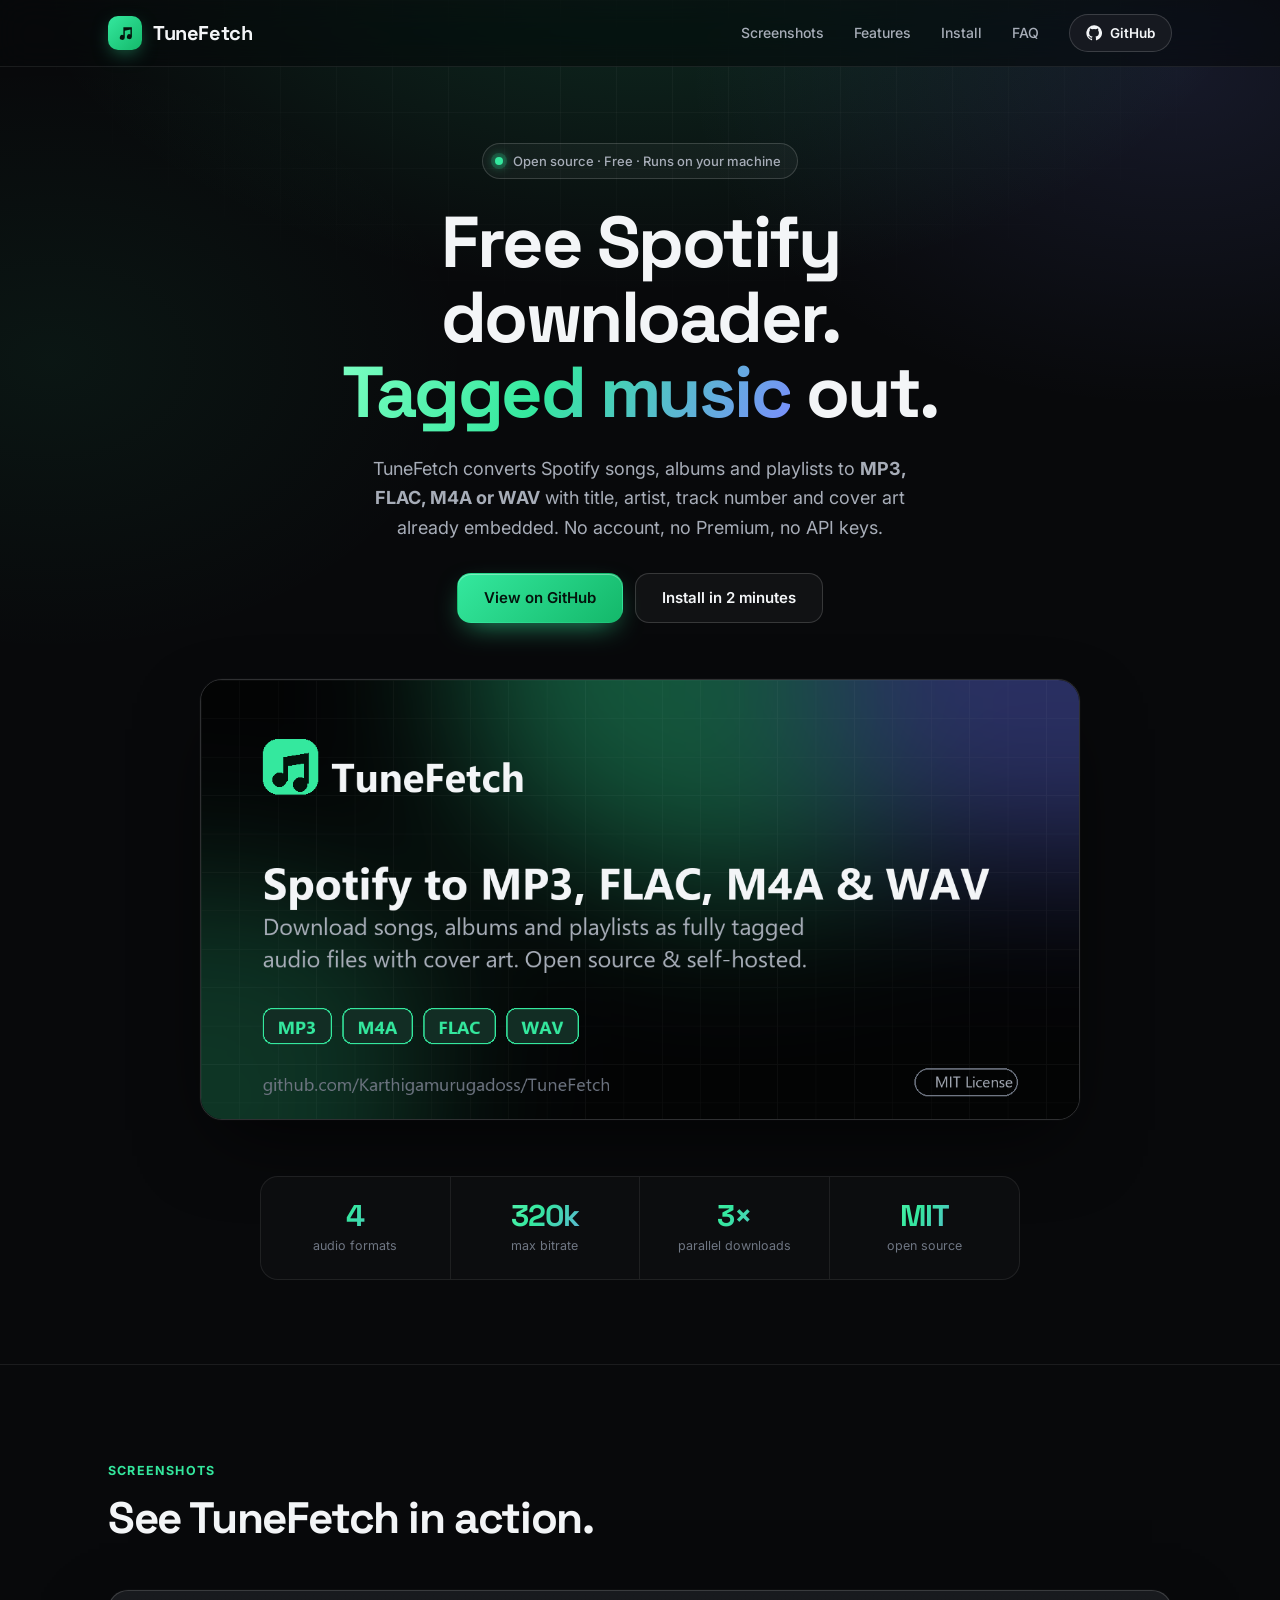
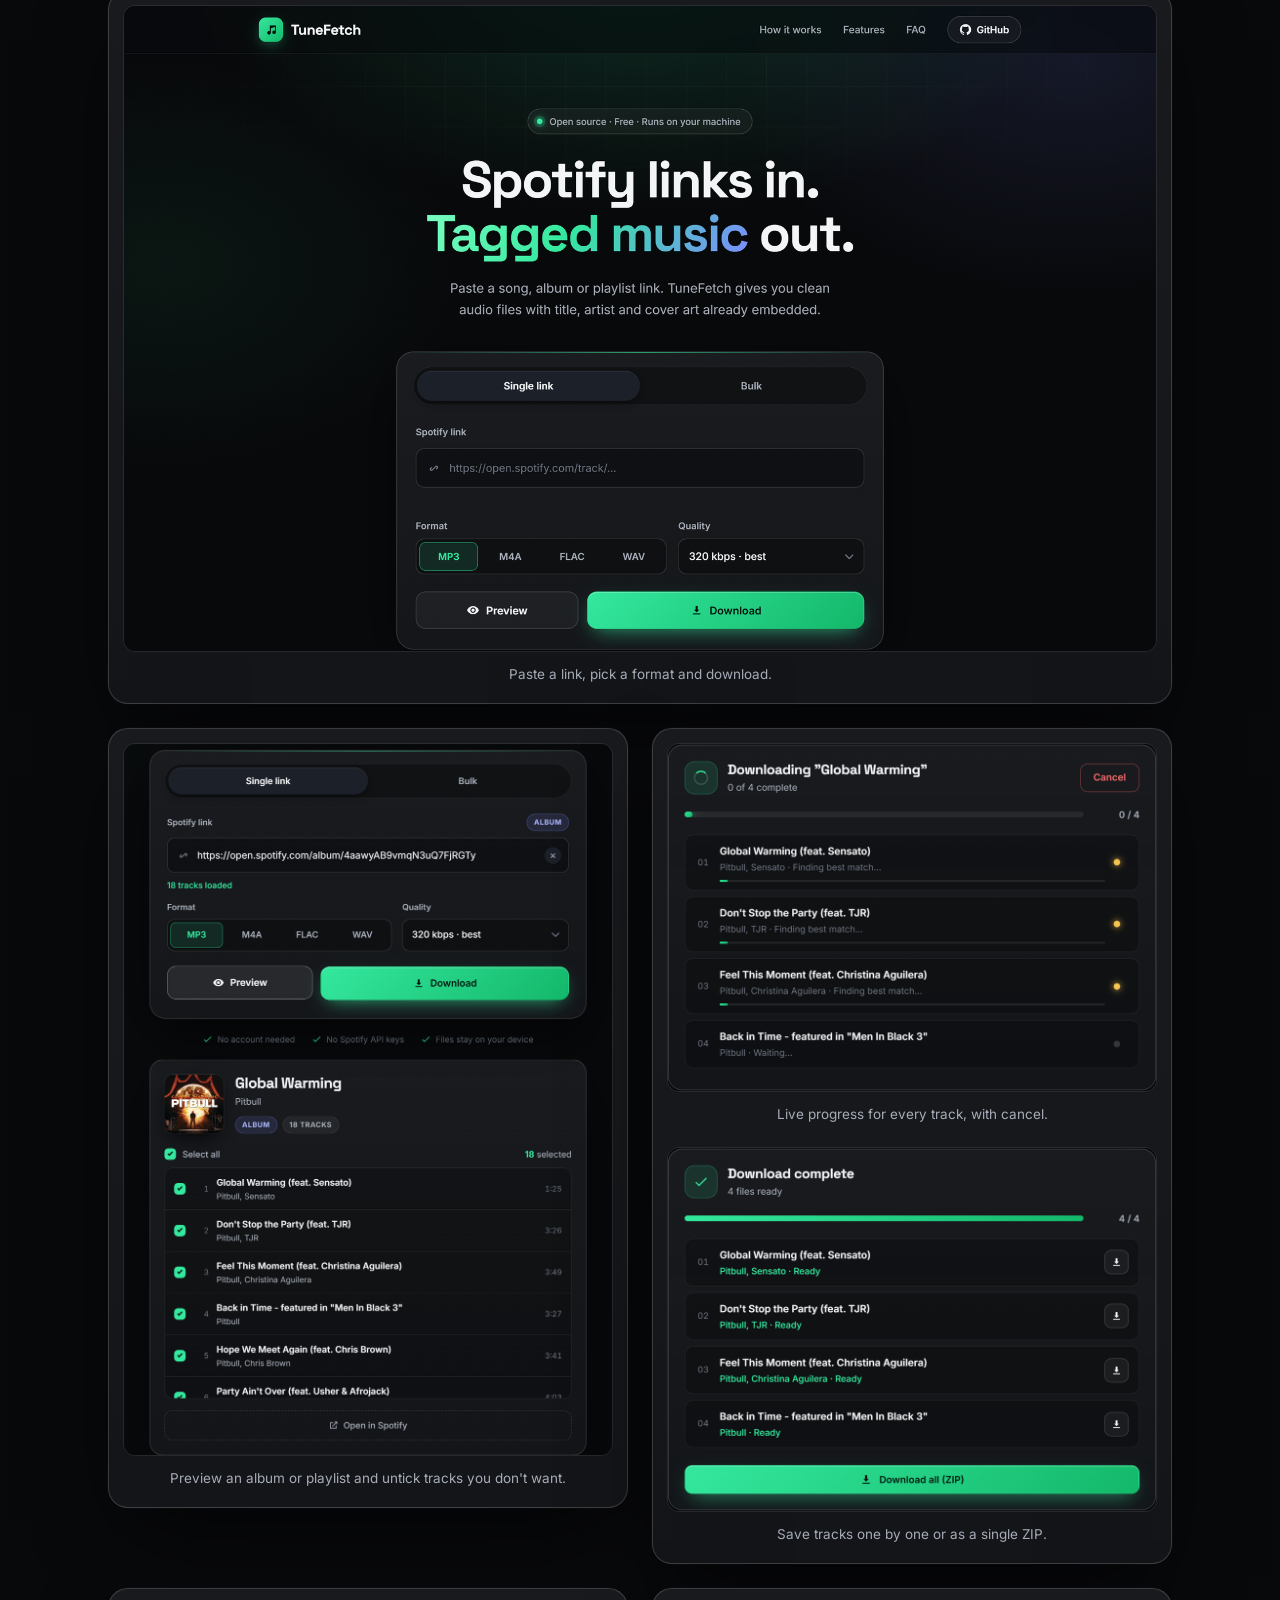
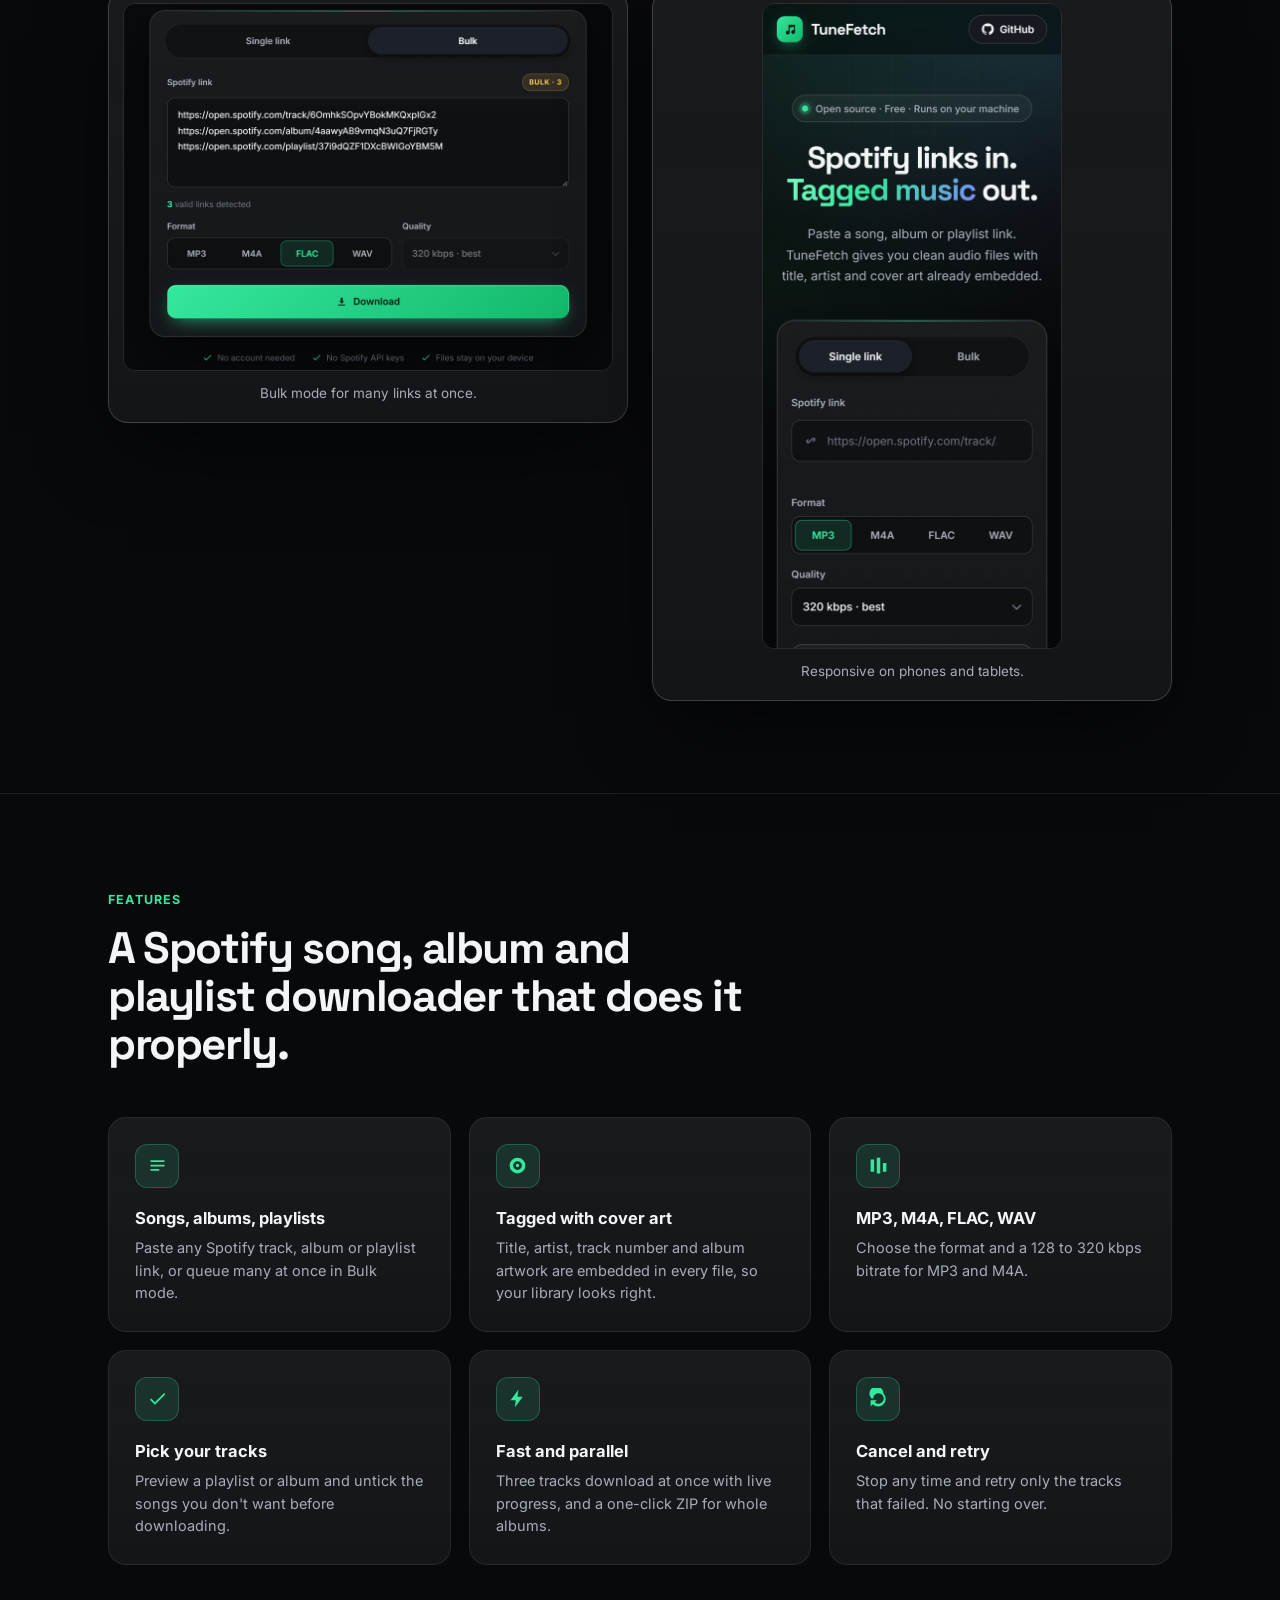
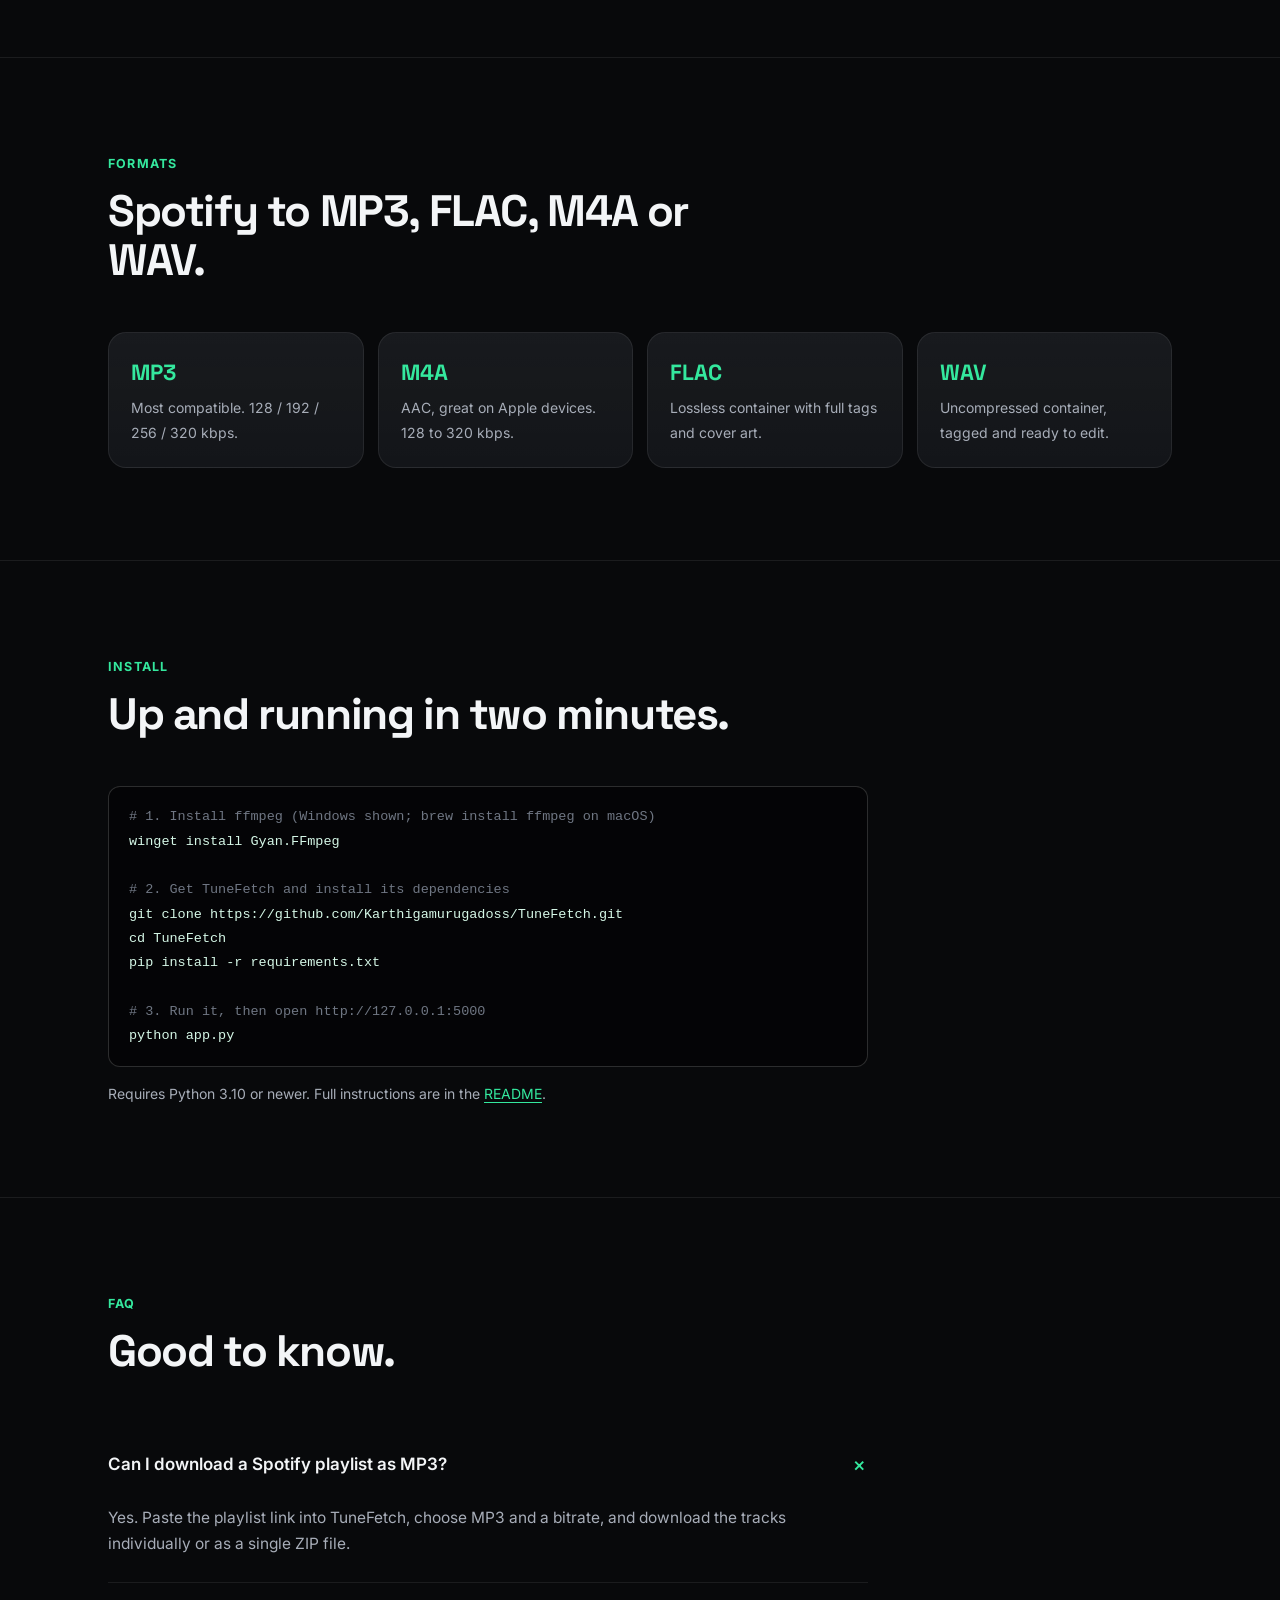
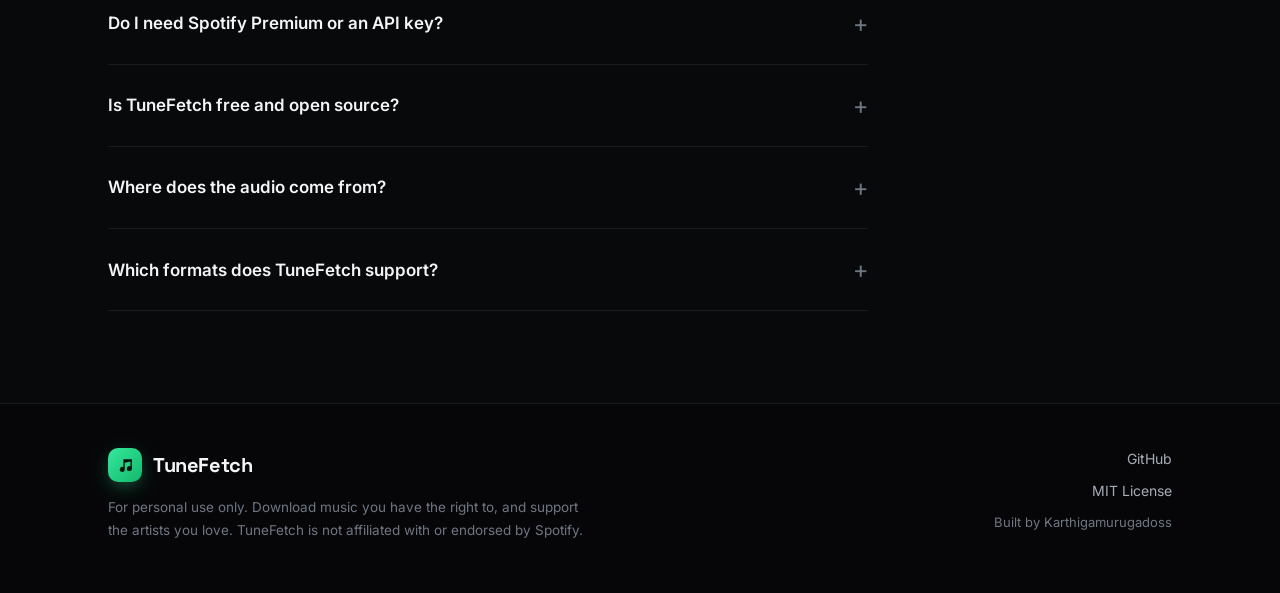
<file: docs/index.html>
<!DOCTYPE html>
<html lang="en">
<head>
    <meta charset="UTF-8">
    <meta name="viewport" content="width=device-width, initial-scale=1.0">
    <title>TuneFetch – Free Spotify Downloader: Spotify to MP3, FLAC, M4A &amp; WAV</title>
    <meta name="description" content="TuneFetch is a free, open-source Spotify downloader. Convert Spotify songs, albums and playlists to MP3, FLAC, M4A or WAV with title, artist and cover art tagged. Self-hosted, no account or API key needed.">
    <meta name="keywords" content="spotify downloader, spotify to mp3, spotify playlist downloader, spotify to flac, spotify album downloader, open source, self-hosted, flask, ffmpeg">
    <meta name="author" content="Karthigamurugadoss">
    <meta name="robots" content="index, follow, max-image-preview:large">
    <meta name="theme-color" content="#08090b">
    <meta name="color-scheme" content="dark">
    <link rel="canonical" href="https://karthigamurugadoss.github.io/TuneFetch/">

    <meta property="og:type" content="website">
    <meta property="og:site_name" content="TuneFetch">
    <meta property="og:title" content="TuneFetch – Free Spotify Downloader (Spotify to MP3, FLAC, M4A, WAV)">
    <meta property="og:description" content="Download Spotify songs, albums and playlists as tagged audio files with cover art. Free, open source and self-hosted.">
    <meta property="og:url" content="https://karthigamurugadoss.github.io/TuneFetch/">
    <meta property="og:image" content="https://karthigamurugadoss.github.io/TuneFetch/assets/social-preview.png">
    <meta property="og:image:width" content="1280">
    <meta property="og:image:height" content="640">
    <meta property="og:image:alt" content="TuneFetch: Spotify to MP3, FLAC, M4A and WAV downloader">
    <meta name="twitter:card" content="summary_large_image">
    <meta name="twitter:title" content="TuneFetch – Free Spotify Downloader">
    <meta name="twitter:description" content="Spotify songs, albums and playlists to MP3, FLAC, M4A or WAV with cover art. Open source and self-hosted.">
    <meta name="twitter:image" content="https://karthigamurugadoss.github.io/TuneFetch/assets/social-preview.png">

    <link rel="icon" href="data:image/svg+xml,%3Csvg xmlns='http://www.w3.org/2000/svg' viewBox='0 0 32 32'%3E%3Cdefs%3E%3ClinearGradient id='g' x1='0' y1='0' x2='1' y2='1'%3E%3Cstop offset='0' stop-color='%2334e89e'/%3E%3Cstop offset='1' stop-color='%2314b86a'/%3E%3C/linearGradient%3E%3C/defs%3E%3Crect width='32' height='32' rx='9' fill='url(%23g)'/%3E%3Cpath d='M12 8v11.2a3.2 3.2 0 1 0 2 2.9V13l7-1.6v5.8a3.2 3.2 0 1 0 2 2.9V8.2z' fill='%2308090b'/%3E%3C/svg%3E">
    <link rel="preconnect" href="https://fonts.googleapis.com">
    <link rel="preconnect" href="https://fonts.gstatic.com" crossorigin>
    <link href="https://fonts.googleapis.com/css2?family=Inter:wght@400;500;600;700&family=Space+Grotesk:wght@500;600;700&display=swap" rel="stylesheet">
    <link rel="stylesheet" href="style.css">

    <script type="application/ld+json">
    {
      "@context": "https://schema.org",
      "@type": "SoftwareApplication",
      "name": "TuneFetch",
      "alternateName": "TuneFetch Spotify Downloader",
      "description": "Free, open-source, self-hosted Spotify downloader that converts Spotify songs, albums and playlists to tagged MP3, FLAC, M4A or WAV files with cover art.",
      "applicationCategory": "MultimediaApplication",
      "operatingSystem": "Windows, macOS, Linux",
      "softwareVersion": "1.0",
      "license": "https://opensource.org/licenses/MIT",
      "url": "https://karthigamurugadoss.github.io/TuneFetch/",
      "downloadUrl": "https://github.com/Karthigamurugadoss/TuneFetch",
      "codeRepository": "https://github.com/Karthigamurugadoss/TuneFetch",
      "programmingLanguage": "Python",
      "image": "https://karthigamurugadoss.github.io/TuneFetch/assets/social-preview.png",
      "screenshot": [
        "https://karthigamurugadoss.github.io/TuneFetch/screenshots/home.png",
        "https://karthigamurugadoss.github.io/TuneFetch/screenshots/preview.png",
        "https://karthigamurugadoss.github.io/TuneFetch/screenshots/complete.png"
      ],
      "author": { "@type": "Person", "name": "Karthigamurugadoss", "url": "https://github.com/Karthigamurugadoss" },
      "offers": { "@type": "Offer", "price": "0", "priceCurrency": "USD" }
    }
    </script>
    <script type="application/ld+json">
    {
      "@context": "https://schema.org",
      "@type": "FAQPage",
      "mainEntity": [
        { "@type": "Question", "name": "Can I download a Spotify playlist as MP3?",
          "acceptedAnswer": { "@type": "Answer", "text": "Yes. Paste the playlist link into TuneFetch, choose MP3 and a bitrate, and download the tracks individually or as a single ZIP file." } },
        { "@type": "Question", "name": "Do I need Spotify Premium or an API key?",
          "acceptedAnswer": { "@type": "Answer", "text": "No. TuneFetch only reads the public information of a Spotify link. It does not log in to Spotify and needs no developer credentials." } },
        { "@type": "Question", "name": "Is TuneFetch free and open source?",
          "acceptedAnswer": { "@type": "Answer", "text": "Yes. TuneFetch is free and released under the MIT license. The source code is on GitHub." } },
        { "@type": "Question", "name": "Where does the audio come from?",
          "acceptedAnswer": { "@type": "Answer", "text": "TuneFetch reads track details from Spotify and finds the best matching audio on YouTube Music by title and duration. It does not download audio from Spotify itself." } },
        { "@type": "Question", "name": "Which formats does TuneFetch support?",
          "acceptedAnswer": { "@type": "Answer", "text": "MP3 and M4A at 128, 192, 256 or 320 kbps, plus FLAC and WAV. Title, artist, track number and cover art are embedded in every format." } }
      ]
    }
    </script>
</head>
<body>
<div class="bg-glow" aria-hidden="true"></div>

<header class="site-header">
    <div class="container header-inner">
        <a class="logo" href="#top" aria-label="TuneFetch home">
            <span class="logo-mark"><svg viewBox="0 0 24 24" aria-hidden="true"><path d="M9 3v11.3A3.5 3.5 0 1 0 11 17.5V8.2l8-1.8v6.9a3.5 3.5 0 1 0 2 3.2V3z"/></svg></span>
            <span>TuneFetch</span>
        </a>
        <nav class="main-nav" aria-label="Main">
            <a href="#screenshots">Screenshots</a>
            <a href="#features">Features</a>
            <a href="#install">Install</a>
            <a href="#faq">FAQ</a>
            <a class="nav-cta" href="https://github.com/Karthigamurugadoss/TuneFetch" target="_blank" rel="noopener">
                <svg viewBox="0 0 24 24" aria-hidden="true"><path d="M12 .5a11.5 11.5 0 0 0-3.64 22.41c.58.1.79-.25.79-.56v-2c-3.2.7-3.88-1.37-3.88-1.37-.52-1.33-1.28-1.69-1.28-1.69-1.04-.71.08-.7.08-.7 1.15.08 1.76 1.18 1.76 1.18 1.03 1.76 2.69 1.25 3.35.96.1-.74.4-1.25.73-1.54-2.55-.29-5.24-1.28-5.24-5.68 0-1.26.45-2.28 1.18-3.09-.12-.29-.51-1.46.11-3.05 0 0 .97-.31 3.17 1.18a11 11 0 0 1 5.77 0c2.2-1.49 3.17-1.18 3.17-1.18.62 1.59.23 2.76.11 3.05.74.81 1.18 1.83 1.18 3.09 0 4.41-2.69 5.38-5.25 5.67.41.36.78 1.06.78 2.14v3.17c0 .31.21.67.8.56A11.5 11.5 0 0 0 12 .5z"/></svg>
                GitHub
            </a>
        </nav>
    </div>
</header>

<main id="top">
    <section class="hero">
        <div class="container">
            <div class="hero-copy">
                <span class="pill"><i></i>Open source &middot; Free &middot; Runs on your machine</span>
                <h1>Free Spotify downloader.<br><span class="grad">Tagged music</span> out.</h1>
                <p class="lead">TuneFetch converts Spotify songs, albums and playlists to <strong>MP3, FLAC, M4A or WAV</strong> with title, artist, track number and cover art already embedded. No account, no Premium, no API keys.</p>
                <div class="hero-cta">
                    <a class="btn btn-primary" href="https://github.com/Karthigamurugadoss/TuneFetch" target="_blank" rel="noopener">View on GitHub</a>
                    <a class="btn btn-ghost" href="#install">Install in 2 minutes</a>
                </div>
            </div>

            <div class="hero-shot">
                <img src="assets/social-preview.png" width="1280" height="640" alt="TuneFetch Spotify downloader: Spotify to MP3, FLAC, M4A and WAV with cover art">
            </div>

            <div class="hero-stats">
                <div><b>4</b><span>audio formats</span></div>
                <div><b>320k</b><span>max bitrate</span></div>
                <div><b>3&times;</b><span>parallel downloads</span></div>
                <div><b>MIT</b><span>open source</span></div>
            </div>
        </div>
    </section>

    <section class="section-block" id="screenshots">
        <div class="container">
            <div class="section-title">
                <span class="kicker">Screenshots</span>
                <h2>See TuneFetch in action.</h2>
            </div>
            <div class="shots">
                <figure class="shot shot-wide"><img src="screenshots/home.png" width="1800" height="1125" loading="lazy" alt="TuneFetch home screen: paste a Spotify link, choose MP3, M4A, FLAC or WAV, and download"><figcaption>Paste a link, pick a format and download.</figcaption></figure>
                <figure class="shot"><img src="screenshots/preview.png" width="1000" height="1457" loading="lazy" alt="Preview a Spotify album and choose which tracks to download"><figcaption>Preview an album or playlist and untick tracks you don't want.</figcaption></figure>
                <figure class="shot">
                    <img src="screenshots/downloading.png" width="1000" height="710" loading="lazy" alt="Live per-track download progress with a cancel button">
                    <figcaption>Live progress for every track, with cancel.</figcaption>
                    <img class="gap" src="screenshots/complete.png" width="1000" height="744" loading="lazy" alt="Download complete with per-track save buttons and Download all as ZIP">
                    <figcaption>Save tracks one by one or as a single ZIP.</figcaption>
                </figure>
                <figure class="shot"><img src="screenshots/bulk.png" width="1000" height="750" loading="lazy" alt="Bulk mode: paste many Spotify links at once and choose FLAC"><figcaption>Bulk mode for many links at once.</figcaption></figure>
                <figure class="shot shot-phone"><img src="screenshots/mobile.png" width="600" height="1298" loading="lazy" alt="TuneFetch on a phone"><figcaption>Responsive on phones and tablets.</figcaption></figure>
            </div>
        </div>
    </section>

    <section class="section-block" id="features">
        <div class="container">
            <div class="section-title">
                <span class="kicker">Features</span>
                <h2>A Spotify song, album and playlist downloader that does it properly.</h2>
            </div>
            <div class="feat-grid">
                <div class="feat"><div class="feat-icon"><svg viewBox="0 0 24 24" aria-hidden="true"><path d="M4 6h16v2H4zm0 5h16v2H4zm0 5h10v2H4z"/></svg></div><h3>Songs, albums, playlists</h3><p>Paste any Spotify track, album or playlist link, or queue many at once in Bulk mode.</p></div>
                <div class="feat"><div class="feat-icon"><svg viewBox="0 0 24 24" aria-hidden="true"><path d="M12 3a9 9 0 100 18 9 9 0 000-18zm0 4a5 5 0 110 10 5 5 0 010-10zm0 3a2 2 0 100 4 2 2 0 000-4z"/></svg></div><h3>Tagged with cover art</h3><p>Title, artist, track number and album artwork are embedded in every file, so your library looks right.</p></div>
                <div class="feat"><div class="feat-icon"><svg viewBox="0 0 24 24" aria-hidden="true"><path d="M3 5h4v14H3zm7-2h4v18h-4zm7 6h4v10h-4z"/></svg></div><h3>MP3, M4A, FLAC, WAV</h3><p>Choose the format and a 128 to 320 kbps bitrate for MP3 and M4A.</p></div>
                <div class="feat"><div class="feat-icon"><svg viewBox="0 0 24 24" aria-hidden="true"><path d="M9 16.17L4.83 12l-1.42 1.41L9 19 21 7l-1.41-1.41z"/></svg></div><h3>Pick your tracks</h3><p>Preview a playlist or album and untick the songs you don't want before downloading.</p></div>
                <div class="feat"><div class="feat-icon"><svg viewBox="0 0 24 24" aria-hidden="true"><path d="M13 2L4 14h6l-1 8 9-12h-6z"/></svg></div><h3>Fast and parallel</h3><p>Three tracks download at once with live progress, and a one-click ZIP for whole albums.</p></div>
                <div class="feat"><div class="feat-icon"><svg viewBox="0 0 24 24" aria-hidden="true"><path d="M17.65 6.35A8 8 0 104 12h2a6 6 0 111.76 4.24L10 14H3v7l2.35-2.35A8 8 0 1017.65 6.35z"/></svg></div><h3>Cancel and retry</h3><p>Stop any time and retry only the tracks that failed. No starting over.</p></div>
            </div>
        </div>
    </section>

    <section class="section-block" id="formats">
        <div class="container">
            <div class="section-title">
                <span class="kicker">Formats</span>
                <h2>Spotify to MP3, FLAC, M4A or WAV.</h2>
            </div>
            <div class="formats">
                <div class="fmt"><b>MP3</b><span>Most compatible. 128 / 192 / 256 / 320 kbps.</span></div>
                <div class="fmt"><b>M4A</b><span>AAC, great on Apple devices. 128 to 320 kbps.</span></div>
                <div class="fmt"><b>FLAC</b><span>Lossless container with full tags and cover art.</span></div>
                <div class="fmt"><b>WAV</b><span>Uncompressed container, tagged and ready to edit.</span></div>
            </div>
        </div>
    </section>

    <section class="section-block" id="install">
        <div class="container">
            <div class="section-title">
                <span class="kicker">Install</span>
                <h2>Up and running in two minutes.</h2>
            </div>
            <div class="install">
                <div class="code"><span class="c"># 1. Install ffmpeg (Windows shown; brew install ffmpeg on macOS)</span>
winget install Gyan.FFmpeg

<span class="c"># 2. Get TuneFetch and install its dependencies</span>
git clone https://github.com/Karthigamurugadoss/TuneFetch.git
cd TuneFetch
pip install -r requirements.txt

<span class="c"># 3. Run it, then open http://127.0.0.1:5000</span>
python app.py</div>
                <p class="note">Requires Python 3.10 or newer. Full instructions are in the <a href="https://github.com/Karthigamurugadoss/TuneFetch#installation" target="_blank" rel="noopener">README</a>.</p>
            </div>
        </div>
    </section>

    <section class="section-block" id="faq">
        <div class="container">
            <div class="section-title">
                <span class="kicker">FAQ</span>
                <h2>Good to know.</h2>
            </div>
            <div class="faq">
                <details open>
                    <summary>Can I download a Spotify playlist as MP3?</summary>
                    <p>Yes. Paste the playlist link into TuneFetch, choose MP3 and a bitrate, and download the tracks individually or as a single ZIP file.</p>
                </details>
                <details>
                    <summary>Do I need Spotify Premium or an API key?</summary>
                    <p>No. TuneFetch only reads the public information of a Spotify link. It does not log in to Spotify and needs no developer credentials.</p>
                </details>
                <details>
                    <summary>Is TuneFetch free and open source?</summary>
                    <p>Yes. It is free and released under the MIT license. The code is on <a href="https://github.com/Karthigamurugadoss/TuneFetch" target="_blank" rel="noopener">GitHub</a>.</p>
                </details>
                <details>
                    <summary>Where does the audio come from?</summary>
                    <p>TuneFetch reads track details from Spotify and finds the best matching audio on YouTube Music by title and duration. It does not download audio from Spotify itself.</p>
                </details>
                <details>
                    <summary>Which formats does TuneFetch support?</summary>
                    <p>MP3 and M4A at 128, 192, 256 or 320 kbps, plus FLAC and WAV. Title, artist, track number and cover art are embedded in every format.</p>
                </details>
            </div>
        </div>
    </section>
</main>

<footer class="site-footer">
    <div class="container footer-inner">
        <div>
            <a class="logo" href="#top"><span class="logo-mark"><svg viewBox="0 0 24 24" aria-hidden="true"><path d="M9 3v11.3A3.5 3.5 0 1 0 11 17.5V8.2l8-1.8v6.9a3.5 3.5 0 1 0 2 3.2V3z"/></svg></span><span>TuneFetch</span></a>
            <p>For personal use only. Download music you have the right to, and support the artists you love. TuneFetch is not affiliated with or endorsed by Spotify.</p>
        </div>
        <div class="footer-links">
            <a href="https://github.com/Karthigamurugadoss/TuneFetch" target="_blank" rel="noopener">GitHub</a>
            <a href="https://github.com/Karthigamurugadoss/TuneFetch/blob/main/LICENSE" target="_blank" rel="noopener">MIT License</a>
            <span>Built by Karthigamurugadoss</span>
        </div>
    </div>
</footer>
</body>
</html>
</file>
<file: docs/style.css>
/* ==========================================================================
   TuneFetch - stylesheet
   Modern dark theme. Tokens first, then base, layout, components, sections,
   responsive.
   ========================================================================== */

/* ---------- Design tokens ---------- */
:root {
    color-scheme: dark;

    --bg: #08090b;
    --surface: #101216;
    --surface-2: #161920;
    --raised: #1c2029;
    --line: rgba(255, 255, 255, .08);
    --line-strong: rgba(255, 255, 255, .16);

    --text: #f3f5f7;
    --text-soft: #a7adb8;
    --text-faint: #6f7683;

    --brand: #34e89e;
    --brand-2: #14b86a;
    --brand-ink: #04130c;
    --brand-soft: rgba(52, 232, 158, .12);
    --accent: #7c8cff;
    --danger: #ff6b6b;
    --danger-soft: rgba(255, 107, 107, .12);
    --warn: #f5c451;
    --warn-soft: rgba(245, 196, 81, .12);

    --grad: linear-gradient(135deg, #34e89e 0%, #14b86a 100%);
    --grad-text: linear-gradient(120deg, #7dffc3 0%, #34e89e 45%, #7c8cff 100%);

    --shadow-lg: 0 30px 80px -20px rgba(0, 0, 0, .75), 0 0 0 1px rgba(255, 255, 255, .02);
    --radius: 18px;
    --radius-sm: 12px;
    --display: 'Space Grotesk', 'Inter', system-ui, sans-serif;
    --sans: 'Inter', system-ui, -apple-system, 'Segoe UI', sans-serif;
    --mono: ui-monospace, 'SF Mono', Consolas, monospace;
}

/* ---------- Base ---------- */
*, *::before, *::after { box-sizing: border-box; margin: 0; padding: 0; }
html { scroll-behavior: smooth; scroll-padding-top: 90px; }
body { font-family: var(--sans); background: var(--bg); color: var(--text); line-height: 1.55; -webkit-font-smoothing: antialiased; overflow-x: hidden; }
a { color: inherit; text-decoration: none; }
button, input, select, textarea { font: inherit; color: inherit; }
ul { list-style: none; }
:focus-visible { outline: 2px solid var(--brand); outline-offset: 2px; }
::selection { background: rgba(52, 232, 158, .3); }
.container { width: 100%; max-width: 1120px; margin: 0 auto; padding: 0 28px; }
.visually-hidden { position: absolute !important; width: 1px; height: 1px; overflow: hidden; clip: rect(0 0 0 0); white-space: nowrap; }

/* Ambient background glow */
.bg-glow { position: fixed; inset: 0; z-index: -1; pointer-events: none;
    background:
        radial-gradient(900px 520px at 50% -8%, rgba(52, 232, 158, .17), transparent 70%),
        radial-gradient(700px 480px at 92% 8%, rgba(124, 140, 255, .12), transparent 70%),
        radial-gradient(600px 420px at 4% 40%, rgba(52, 232, 158, .06), transparent 70%),
        var(--bg); }
.bg-glow::after { content: ''; position: absolute; inset: 0; opacity: .5;
    background-image: linear-gradient(var(--line) 1px, transparent 1px), linear-gradient(90deg, var(--line) 1px, transparent 1px);
    background-size: 56px 56px;
    -webkit-mask-image: radial-gradient(ellipse 70% 50% at 50% 0%, #000 10%, transparent 75%);
    mask-image: radial-gradient(ellipse 70% 50% at 50% 0%, #000 10%, transparent 75%); }

/* ---------- Header ---------- */
.site-header { position: sticky; top: 0; z-index: 20; background: rgba(8, 9, 11, .62); backdrop-filter: saturate(1.5) blur(16px); -webkit-backdrop-filter: saturate(1.5) blur(16px); border-bottom: 1px solid var(--line); }
.header-inner { height: 66px; display: flex; align-items: center; justify-content: space-between; }
.logo { display: flex; align-items: center; gap: 11px; font-family: var(--display); font-size: 20px; font-weight: 700; letter-spacing: -.4px; }
.logo-mark { width: 34px; height: 34px; border-radius: 10px; background: var(--grad); display: grid; place-items: center; box-shadow: 0 6px 20px -6px rgba(52, 232, 158, .6); }
.logo-mark svg { width: 17px; height: 17px; fill: var(--brand-ink); }
.main-nav { display: flex; align-items: center; gap: 30px; font-size: 14px; font-weight: 500; color: var(--text-soft); }
.main-nav a { transition: color .15s; }
.main-nav a:hover { color: var(--text); }
.main-nav .nav-cta { display: inline-flex; align-items: center; gap: 8px; color: var(--text); background: var(--surface-2); border: 1px solid var(--line-strong); padding: 8px 16px; border-radius: 999px; font-size: 13.5px; font-weight: 600; transition: background .15s, border-color .15s, transform .15s; }
.main-nav .nav-cta svg { width: 16px; height: 16px; fill: currentColor; }
.main-nav .nav-cta:hover { background: var(--raised); border-color: rgba(255, 255, 255, .3); transform: translateY(-1px); }

/* ---------- Hero ---------- */
.hero { padding: 76px 0 84px; }
.hero-copy { text-align: center; max-width: 760px; margin: 0 auto 44px; }
.pill { display: inline-flex; align-items: center; gap: 10px; font-size: 13px; font-weight: 500; color: var(--text-soft); background: rgba(255, 255, 255, .04); border: 1px solid var(--line-strong); padding: 7px 16px 7px 12px; border-radius: 999px; margin-bottom: 26px; }
.pill i { width: 8px; height: 8px; border-radius: 50%; background: var(--brand); box-shadow: 0 0 0 4px rgba(52, 232, 158, .18), 0 0 12px var(--brand); }
.hero h1 { font-family: var(--display); font-weight: 700; font-size: clamp(40px, 6.4vw, 72px); line-height: 1.04; letter-spacing: -2.5px; }
.grad { background: var(--grad-text); -webkit-background-clip: text; background-clip: text; color: transparent; }
.hero .lead { margin: 24px auto 0; font-size: 18px; line-height: 1.65; color: var(--text-soft); max-width: 560px; }

.hero-stats { display: grid; grid-template-columns: repeat(4, 1fr); max-width: 760px; margin: 56px auto 0; border: 1px solid var(--line); border-radius: var(--radius); background: rgba(255, 255, 255, .02); }
.hero-stats div { padding: 22px 12px; text-align: center; border-right: 1px solid var(--line); }
.hero-stats div:last-child { border-right: none; }
.hero-stats b { display: block; font-family: var(--display); font-size: 30px; font-weight: 700; letter-spacing: -1px; line-height: 1.1; background: var(--grad-text); -webkit-background-clip: text; background-clip: text; color: transparent; }
.hero-stats span { font-size: 12.5px; color: var(--text-faint); }

/* ---------- Tool card ---------- */
#tool { max-width: 680px; margin: 0 auto; }
.tool { position: relative; background: linear-gradient(180deg, rgba(255, 255, 255, .045), rgba(255, 255, 255, .015)), var(--surface); border: 1px solid var(--line-strong); border-radius: 24px; box-shadow: var(--shadow-lg); overflow: hidden; }
.tool::before { content: ''; position: absolute; inset: 0 0 auto 0; height: 1px; background: linear-gradient(90deg, transparent, rgba(52, 232, 158, .7), transparent); }
.tabs { display: grid; grid-template-columns: 1fr 1fr; padding: 5px; margin: 20px 22px 0; background: rgba(0, 0, 0, .35); border: 1px solid var(--line); border-radius: 999px; }
.tab { padding: 10px; border: none; background: transparent; border-radius: 999px; font-size: 14px; font-weight: 600; color: var(--text-soft); cursor: pointer; transition: all .2s; }
.tab:hover { color: var(--text); }
.tab.active { background: var(--raised); color: var(--text); box-shadow: 0 1px 0 rgba(255, 255, 255, .08) inset, 0 4px 14px rgba(0, 0, 0, .4); }
.tool-body { padding: 24px 26px 28px; }
.tool-head { display: flex; justify-content: space-between; align-items: center; margin-bottom: 10px; min-height: 26px; }

.field-label { display: block; font-size: 13px; font-weight: 600; color: var(--text-soft); margin-bottom: 8px; }
.tool-head .field-label { margin: 0; }
.input-wrap { position: relative; }
.input-icon { position: absolute; left: 16px; top: 50%; transform: translateY(-50%); width: 19px; height: 19px; fill: var(--text-faint); pointer-events: none; transition: fill .2s; }
.input-wrap:focus-within .input-icon { fill: var(--brand); }
input[type=text], textarea, select {
    width: 100%; background: rgba(0, 0, 0, .35); border: 1px solid var(--line-strong); border-radius: var(--radius-sm);
    font-size: 15px; outline: none; transition: border-color .2s, box-shadow .2s, background .2s;
}
input[type=text] { padding: 15px 46px 15px 46px; }
textarea { padding: 14px 16px; min-height: 140px; resize: vertical; line-height: 1.75; font-size: 14px; }
::placeholder { color: var(--text-faint); }
input[type=text]:focus, textarea:focus, select:focus { border-color: var(--brand); box-shadow: 0 0 0 4px rgba(52, 232, 158, .14); background: rgba(0, 0, 0, .5); }
.clear-btn { position: absolute; right: 12px; top: 50%; transform: translateY(-50%); width: 26px; height: 26px; border-radius: 50%; border: none; background: var(--raised); color: var(--text-soft); font-size: 16px; cursor: pointer; display: none; align-items: center; justify-content: center; }
.clear-btn:hover { background: var(--line-strong); color: var(--text); }
.hint { font-size: 13px; color: var(--text-faint); margin-top: 9px; min-height: 20px; }
.hint b { color: var(--brand); font-weight: 700; }
.hint .err { color: var(--danger); font-weight: 500; }
.hint .ok { color: var(--brand); font-weight: 500; }

.options { display: grid; grid-template-columns: 1.35fr 1fr; gap: 16px; margin: 14px 0 24px; align-items: end; }
.seg { display: grid; grid-template-columns: repeat(4, 1fr); gap: 4px; padding: 4px; background: rgba(0, 0, 0, .35); border: 1px solid var(--line-strong); border-radius: var(--radius-sm); }
.seg-btn { height: 40px; border: none; border-radius: 9px; background: transparent; font-size: 13.5px; font-weight: 600; color: var(--text-soft); cursor: pointer; transition: all .15s; }
.seg-btn:hover { color: var(--text); background: rgba(255, 255, 255, .05); }
.seg-btn.active { background: var(--brand-soft); color: var(--brand); box-shadow: inset 0 0 0 1px rgba(52, 232, 158, .45); }
select { height: 50px; padding: 0 38px 0 14px; font-size: 14.5px; font-weight: 500; appearance: none; cursor: pointer;
    background-image: url("data:image/svg+xml,%3Csvg xmlns='http://www.w3.org/2000/svg' width='12' height='7'%3E%3Cpath d='M1 1l5 5 5-5' stroke='%236f7683' fill='none' stroke-width='1.8' stroke-linecap='round'/%3E%3C/svg%3E");
    background-repeat: no-repeat; background-position: right 14px center; }
select option { background: var(--surface-2); color: var(--text); }
select:disabled { opacity: .4; cursor: not-allowed; }
.seg-btn:disabled { opacity: .5; cursor: not-allowed; }

/* ---------- Buttons ---------- */
.btn-row { display: grid; grid-template-columns: 1fr 1.7fr; gap: 12px; }
.btn { height: 52px; border: 1px solid transparent; border-radius: 14px; font-size: 15px; font-weight: 600; cursor: pointer; display: inline-flex; align-items: center; justify-content: center; gap: 9px; padding: 0 22px; transition: transform .15s, background .2s, box-shadow .2s, border-color .2s, filter .2s; }
.btn svg { width: 18px; height: 18px; fill: currentColor; }
.btn:hover:not(:disabled) { transform: translateY(-1px); }
.btn:active:not(:disabled) { transform: translateY(0); }
.btn:disabled { opacity: .55; cursor: not-allowed; }
.btn-primary { background: var(--grad); color: var(--brand-ink); box-shadow: 0 10px 28px -10px rgba(52, 232, 158, .7), inset 0 1px 0 rgba(255, 255, 255, .35); }
.btn-primary:hover:not(:disabled) { filter: brightness(1.07); box-shadow: 0 14px 34px -10px rgba(52, 232, 158, .85), inset 0 1px 0 rgba(255, 255, 255, .35); }
.btn-ghost { background: rgba(255, 255, 255, .04); color: var(--text); border-color: var(--line-strong); }
.btn-ghost:hover:not(:disabled) { background: rgba(255, 255, 255, .08); border-color: rgba(255, 255, 255, .3); }
.btn-danger { background: transparent; color: var(--danger); border-color: rgba(255, 107, 107, .4); }
.btn-danger:hover:not(:disabled) { background: var(--danger-soft); }
.btn-sm { height: 40px; font-size: 13.5px; padding: 0 18px; border-radius: 11px; }
.spin { width: 16px; height: 16px; border: 2px solid currentColor; border-right-color: transparent; border-radius: 50%; animation: spin .7s linear infinite; opacity: .8; }
@keyframes spin { to { transform: rotate(360deg); } }

.alert { display: none; margin-top: 18px; padding: 13px 16px; border-radius: var(--radius-sm); font-size: 14px; line-height: 1.5; background: var(--warn-soft); color: var(--warn); border: 1px solid rgba(245, 196, 81, .25); }
.alert code { font-family: var(--mono); font-size: 12.5px; background: rgba(255, 255, 255, .08); padding: 1px 6px; border-radius: 5px; }

.trust { display: flex; justify-content: center; flex-wrap: wrap; gap: 8px 26px; margin-top: 22px; font-size: 13px; color: var(--text-faint); }
.trust li { display: flex; align-items: center; gap: 7px; }
.trust svg { width: 16px; height: 16px; fill: var(--brand); }

/* ---------- Tags ---------- */
.tag { display: inline-block; font-size: 11px; font-weight: 700; letter-spacing: .7px; text-transform: uppercase; padding: 4px 10px; border-radius: 999px; background: var(--brand-soft); color: var(--brand); border: 1px solid rgba(52, 232, 158, .25); }
.tag.purple { background: rgba(124, 140, 255, .13); color: #aab4ff; border-color: rgba(124, 140, 255, .3); }
.tag.warn { background: var(--warn-soft); color: var(--warn); border-color: rgba(245, 196, 81, .3); }
.tag.muted { background: rgba(255, 255, 255, .05); color: var(--text-soft); border-color: var(--line); }
.tag[hidden] { display: none; }

/* ---------- Results ---------- */
.section { display: none; margin-top: 22px; animation: rise .45s cubic-bezier(.2, .8, .2, 1); }
@keyframes rise { from { opacity: 0; transform: translateY(14px); } to { opacity: 1; transform: none; } }
.card { background: linear-gradient(180deg, rgba(255, 255, 255, .04), rgba(255, 255, 255, .012)), var(--surface); border: 1px solid var(--line-strong); border-radius: 20px; padding: 22px; box-shadow: var(--shadow-lg); }

.preview { display: flex; gap: 18px; align-items: center; }
.thumb { width: 92px; height: 92px; border-radius: 14px; object-fit: cover; background: var(--raised); flex-shrink: 0; box-shadow: 0 14px 34px -8px rgba(0, 0, 0, .8), 0 0 0 1px var(--line); }
.thumb.hidden { display: none; }
.preview-text { min-width: 0; flex: 1; }
.preview-title { font-family: var(--display); font-size: 23px; font-weight: 700; letter-spacing: -.5px; line-height: 1.2; overflow: hidden; text-overflow: ellipsis; white-space: nowrap; }
.preview-sub { font-size: 14px; color: var(--text-soft); margin-top: 4px; overflow: hidden; text-overflow: ellipsis; white-space: nowrap; }
.preview-tags { display: flex; gap: 8px; margin-top: 12px; flex-wrap: wrap; }
.embed { margin-top: 18px; border-radius: 14px; overflow: hidden; }
.embed iframe { width: 100%; border: none; display: block; color-scheme: normal; }

.picker-head { display: flex; align-items: center; justify-content: space-between; margin: 22px 0 10px; font-size: 13.5px; color: var(--text-soft); }
.picker-head label { display: flex; align-items: center; gap: 10px; cursor: pointer; font-weight: 500; }
.picker-head b { color: var(--brand); font-weight: 700; }
.track-list { max-height: 360px; overflow-y: auto; border: 1px solid var(--line); border-radius: var(--radius-sm); background: rgba(0, 0, 0, .25); }
.track-list::-webkit-scrollbar, .file-list::-webkit-scrollbar { width: 8px; }
.track-list::-webkit-scrollbar-thumb, .file-list::-webkit-scrollbar-thumb { background: var(--line-strong); border-radius: 8px; }
.track-row { display: flex; align-items: center; gap: 12px; padding: 11px 14px; border-bottom: 1px solid var(--line); font-size: 14px; transition: background .15s; }
.track-row:last-child { border-bottom: none; }
.track-row:hover { background: rgba(255, 255, 255, .04); }
.track-row .num { width: 24px; flex-shrink: 0; color: var(--text-faint); font-size: 12px; text-align: right; font-variant-numeric: tabular-nums; }
.track-row .meta { flex: 1; min-width: 0; }
.track-row .t { overflow: hidden; text-overflow: ellipsis; white-space: nowrap; font-weight: 600; }
.track-row .a { color: var(--text-soft); font-size: 12.5px; overflow: hidden; text-overflow: ellipsis; white-space: nowrap; margin-top: 1px; }
.track-row .dur { font-size: 12px; color: var(--text-faint); flex-shrink: 0; font-variant-numeric: tabular-nums; }

input[type=checkbox] { appearance: none; width: 18px; height: 18px; border: 1.8px solid var(--line-strong); border-radius: 6px; background: rgba(0, 0, 0, .35); cursor: pointer; flex-shrink: 0; display: grid; place-items: center; transition: all .15s; }
input[type=checkbox]:checked { background: var(--brand); border-color: var(--brand); }
input[type=checkbox]:checked::after { content: ''; width: 4px; height: 8px; border: solid var(--brand-ink); border-width: 0 2px 2px 0; transform: rotate(45deg) translate(-1px, -1px); }

.open-link { display: flex; align-items: center; justify-content: center; gap: 8px; margin-top: 18px; padding: 12px; border-radius: var(--radius-sm); border: 1px dashed var(--line-strong); color: var(--text-soft); font-size: 13.5px; font-weight: 500; transition: all .2s; }
.open-link:hover { color: var(--brand); border-color: var(--brand); background: var(--brand-soft); }
.open-link svg { width: 15px; height: 15px; fill: currentColor; }

/* ---------- Progress ---------- */
.dl-head { display: flex; align-items: center; gap: 14px; margin-bottom: 18px; }
.dl-head .grow { flex: 1; min-width: 0; }
.dl-icon { width: 46px; height: 46px; border-radius: 14px; background: var(--brand-soft); border: 1px solid rgba(52, 232, 158, .25); display: grid; place-items: center; flex-shrink: 0; }
.dl-icon svg { width: 22px; height: 22px; fill: var(--brand); }
.dl-icon.error { background: var(--danger-soft); border-color: rgba(255, 107, 107, .3); }
.dl-icon.error svg { fill: var(--danger); }
.dl-icon .ring { width: 20px; height: 20px; border: 2.5px solid var(--line-strong); border-top-color: var(--brand); border-radius: 50%; animation: spin .8s linear infinite; }
.dl-title { font-family: var(--display); font-size: 19px; font-weight: 700; letter-spacing: -.3px; line-height: 1.25; overflow: hidden; text-overflow: ellipsis; white-space: nowrap; }
.dl-sub { font-size: 13px; color: var(--text-soft); margin-top: 2px; }
.bar-wrap { display: flex; align-items: center; gap: 14px; margin-bottom: 18px; }
.bar { flex: 1; height: 8px; background: rgba(255, 255, 255, .07); border-radius: 999px; overflow: hidden; }
.bar-fill { height: 100%; width: 0; background: var(--grad); border-radius: 999px; transition: width .5s ease; box-shadow: 0 0 14px rgba(52, 232, 158, .6); }
.bar-fill.fail { background: var(--danger); box-shadow: none; }
.bar-count { font-size: 13px; font-weight: 600; color: var(--text-soft); min-width: 64px; text-align: right; font-variant-numeric: tabular-nums; }

.file-list { max-height: 400px; overflow-y: auto; }
.file-item { display: flex; align-items: center; gap: 12px; padding: 11px 14px; border-radius: var(--radius-sm); background: rgba(0, 0, 0, .28); border: 1px solid var(--line); margin-bottom: 8px; }
.file-item .num { width: 22px; color: var(--text-faint); font-size: 12px; text-align: center; flex-shrink: 0; font-variant-numeric: tabular-nums; }
.file-item .meta { flex: 1; min-width: 0; }
.file-item .t { font-size: 14px; font-weight: 600; overflow: hidden; text-overflow: ellipsis; white-space: nowrap; }
.file-item .s { font-size: 12.5px; color: var(--text-faint); margin-top: 2px; overflow: hidden; text-overflow: ellipsis; white-space: nowrap; }
.file-item .s.failed { color: var(--danger); }
.file-item .s.done { color: var(--brand); font-weight: 500; }
.mini-bar { height: 3px; border-radius: 3px; background: rgba(255, 255, 255, .08); margin-top: 8px; overflow: hidden; }
.mini-bar i { display: block; height: 100%; background: var(--grad); transition: width .4s; }
.icon-btn { width: 34px; height: 34px; border-radius: 10px; border: 1px solid var(--line-strong); background: rgba(255, 255, 255, .05); color: var(--text); cursor: pointer; display: grid; place-items: center; flex-shrink: 0; transition: all .15s; }
.icon-btn:hover { background: var(--brand); color: var(--brand-ink); border-color: var(--brand); }
.icon-btn svg { width: 16px; height: 16px; fill: currentColor; }
.status-dot { width: 9px; height: 9px; border-radius: 50%; background: var(--line-strong); flex-shrink: 0; margin-right: 12px; }
.status-dot.active { background: var(--warn); box-shadow: 0 0 10px var(--warn); animation: pulse 1.2s infinite; }
.status-dot.failed { background: var(--danger); }
@keyframes pulse { 50% { opacity: .35; } }
.actions { display: flex; gap: 10px; margin-top: 16px; flex-wrap: wrap; }
.actions .btn { flex: 1; min-width: 150px; }

/* ---------- Content sections ---------- */
.section-block { padding: 92px 0; border-top: 1px solid var(--line); }
.section-title { max-width: 640px; margin-bottom: 48px; }
.kicker { display: inline-block; font-size: 12.5px; font-weight: 700; letter-spacing: 1.2px; text-transform: uppercase; color: var(--brand); margin-bottom: 14px; }
.section-title h2 { font-family: var(--display); font-weight: 700; font-size: clamp(30px, 4vw, 44px); line-height: 1.1; letter-spacing: -1.4px; }

.steps { display: grid; grid-template-columns: repeat(3, 1fr); gap: 18px; counter-reset: step; }
.step { position: relative; background: linear-gradient(180deg, rgba(255, 255, 255, .035), rgba(255, 255, 255, .01)), var(--surface); border: 1px solid var(--line); border-radius: var(--radius); padding: 28px 26px; }
.step::before { counter-increment: step; content: counter(step); width: 38px; height: 38px; border-radius: 11px; background: var(--brand-soft); border: 1px solid rgba(52, 232, 158, .3); color: var(--brand); font-family: var(--display); font-size: 17px; font-weight: 700; display: grid; place-items: center; margin-bottom: 20px; }
.step h3 { font-size: 18px; font-weight: 700; letter-spacing: -.2px; margin-bottom: 8px; }
.step p { font-size: 15px; color: var(--text-soft); }

.feat-grid { display: grid; grid-template-columns: repeat(3, 1fr); gap: 18px; }
.feat { background: linear-gradient(180deg, rgba(255, 255, 255, .035), rgba(255, 255, 255, .01)), var(--surface); border: 1px solid var(--line); border-radius: var(--radius); padding: 26px; transition: transform .2s, border-color .2s, box-shadow .2s; }
.feat:hover { transform: translateY(-3px); border-color: rgba(52, 232, 158, .35); box-shadow: 0 20px 44px -22px rgba(52, 232, 158, .35); }
.feat-icon { width: 44px; height: 44px; border-radius: 12px; background: var(--brand-soft); border: 1px solid rgba(52, 232, 158, .25); display: grid; place-items: center; margin-bottom: 18px; }
.feat-icon svg { width: 21px; height: 21px; fill: var(--brand); }
.feat h3 { font-size: 16.5px; font-weight: 700; margin-bottom: 6px; }
.feat p { font-size: 14.5px; color: var(--text-soft); }

.faq { max-width: 760px; }
.faq details { border-bottom: 1px solid var(--line); }
.faq summary { list-style: none; cursor: pointer; padding: 22px 0; display: flex; justify-content: space-between; align-items: center; gap: 20px; font-size: 17px; font-weight: 600; transition: color .15s; }
.faq summary:hover { color: var(--brand); }
.faq summary::-webkit-details-marker { display: none; }
.faq summary::after { content: '+'; font-size: 24px; font-weight: 400; color: var(--text-faint); transition: transform .2s; }
.faq details[open] summary::after { transform: rotate(45deg); color: var(--brand); }
.faq details p { padding: 0 40px 24px 0; color: var(--text-soft); font-size: 15.5px; line-height: 1.7; }
.faq p a { color: var(--brand); text-decoration: underline; text-underline-offset: 3px; }
.faq code { font-family: var(--mono); font-size: 13px; background: rgba(255, 255, 255, .07); padding: 2px 7px; border-radius: 5px; }

/* ---------- Footer ---------- */
.site-footer { border-top: 1px solid var(--line); padding: 44px 0 52px; background: rgba(0, 0, 0, .25); }
.footer-inner { display: flex; justify-content: space-between; align-items: flex-start; gap: 32px; flex-wrap: wrap; }
.site-footer p { font-size: 13.5px; color: var(--text-faint); max-width: 480px; line-height: 1.65; margin-top: 14px; }
.footer-links { display: flex; flex-direction: column; gap: 10px; align-items: flex-end; font-size: 14px; color: var(--text-soft); }
.footer-links a:hover { color: var(--brand); }
.footer-links span { color: var(--text-faint); font-size: 13px; }

/* ---------- Responsive ---------- */
@media (max-width: 960px) {
    .hero { padding: 52px 0 64px; }
    .steps, .feat-grid { grid-template-columns: 1fr 1fr; }
    .section-block { padding: 68px 0; }
}
@media (max-width: 620px) {
    .container { padding: 0 18px; }
    .main-nav a:not(.nav-cta) { display: none; }
    .hero h1 { letter-spacing: -1.6px; }
    .hero .lead { font-size: 16.5px; }
    .tool-body { padding: 20px 18px 24px; }
    .options, .btn-row, .steps, .feat-grid { grid-template-columns: 1fr; }
    .hero-stats { grid-template-columns: 1fr 1fr; }
    .hero-stats div:nth-child(2) { border-right: none; }
    .hero-stats div:nth-child(-n+2) { border-bottom: 1px solid var(--line); }
    .preview { flex-direction: column; text-align: center; }
    .preview-tags { justify-content: center; }
    .preview-text { width: 100%; }
    .dl-head { flex-wrap: wrap; }
    .footer-links { align-items: flex-start; }
}
@media (prefers-reduced-motion: reduce) { * { animation: none !important; transition: none !important; } html { scroll-behavior: auto; } }

/* ---------- Landing page additions ---------- */
.hero-cta { display: flex; justify-content: center; gap: 12px; flex-wrap: wrap; margin-top: 30px; }
.hero-cta .btn { height: 50px; padding: 0 26px; }
.hero-shot { max-width: 880px; margin: 56px auto 0; border-radius: 22px; overflow: hidden; border: 1px solid var(--line-strong); box-shadow: var(--shadow-lg); }
.hero-shot img { display: block; width: 100%; height: auto; }
.install { max-width: 760px; }
.code { position: relative; background: rgba(0, 0, 0, .45); border: 1px solid var(--line-strong); border-radius: var(--radius-sm); padding: 18px 20px; font-family: var(--mono); font-size: 13.5px; line-height: 1.8; color: #d5f7e7; overflow-x: auto; white-space: pre; margin-bottom: 16px; }
.code .c { color: var(--text-faint); }
.note { font-size: 14px; color: var(--text-soft); margin-top: 6px; }
.note a, .faq p a { color: var(--brand); text-decoration: underline; text-underline-offset: 3px; }
.btn { text-decoration: none; }
.formats { display: grid; grid-template-columns: repeat(4, 1fr); gap: 14px; }
.fmt { background: linear-gradient(180deg, rgba(255,255,255,.035), rgba(255,255,255,.01)), var(--surface); border: 1px solid var(--line); border-radius: var(--radius); padding: 22px; }
.fmt b { display: block; font-family: var(--display); font-size: 22px; color: var(--brand); margin-bottom: 6px; }
.fmt span { font-size: 14px; color: var(--text-soft); }
@media (max-width: 960px) { .formats { grid-template-columns: 1fr 1fr; } }
@media (max-width: 620px) { .formats { grid-template-columns: 1fr; } }

/* ---------- Screenshot gallery ---------- */
.shots { display: grid; grid-template-columns: 1fr 1fr; gap: 24px; align-items: start; }
.shot { margin: 0; background: linear-gradient(180deg, rgba(255,255,255,.035), rgba(255,255,255,.01)), var(--surface); border: 1px solid var(--line-strong); border-radius: 20px; padding: 14px; box-shadow: var(--shadow-lg); }
.shot img { display: block; width: 100%; height: auto; border-radius: 12px; border: 1px solid var(--line); }
.shot img.gap { margin-top: 18px; }
.shot figcaption { font-size: 13.5px; color: var(--text-soft); text-align: center; padding: 12px 6px 4px; }
.shot-wide { grid-column: 1 / -1; }
.shot-phone img { max-width: 300px; margin: 0 auto; }
@media (max-width: 760px) { .shots { grid-template-columns: 1fr; } }
</file>
